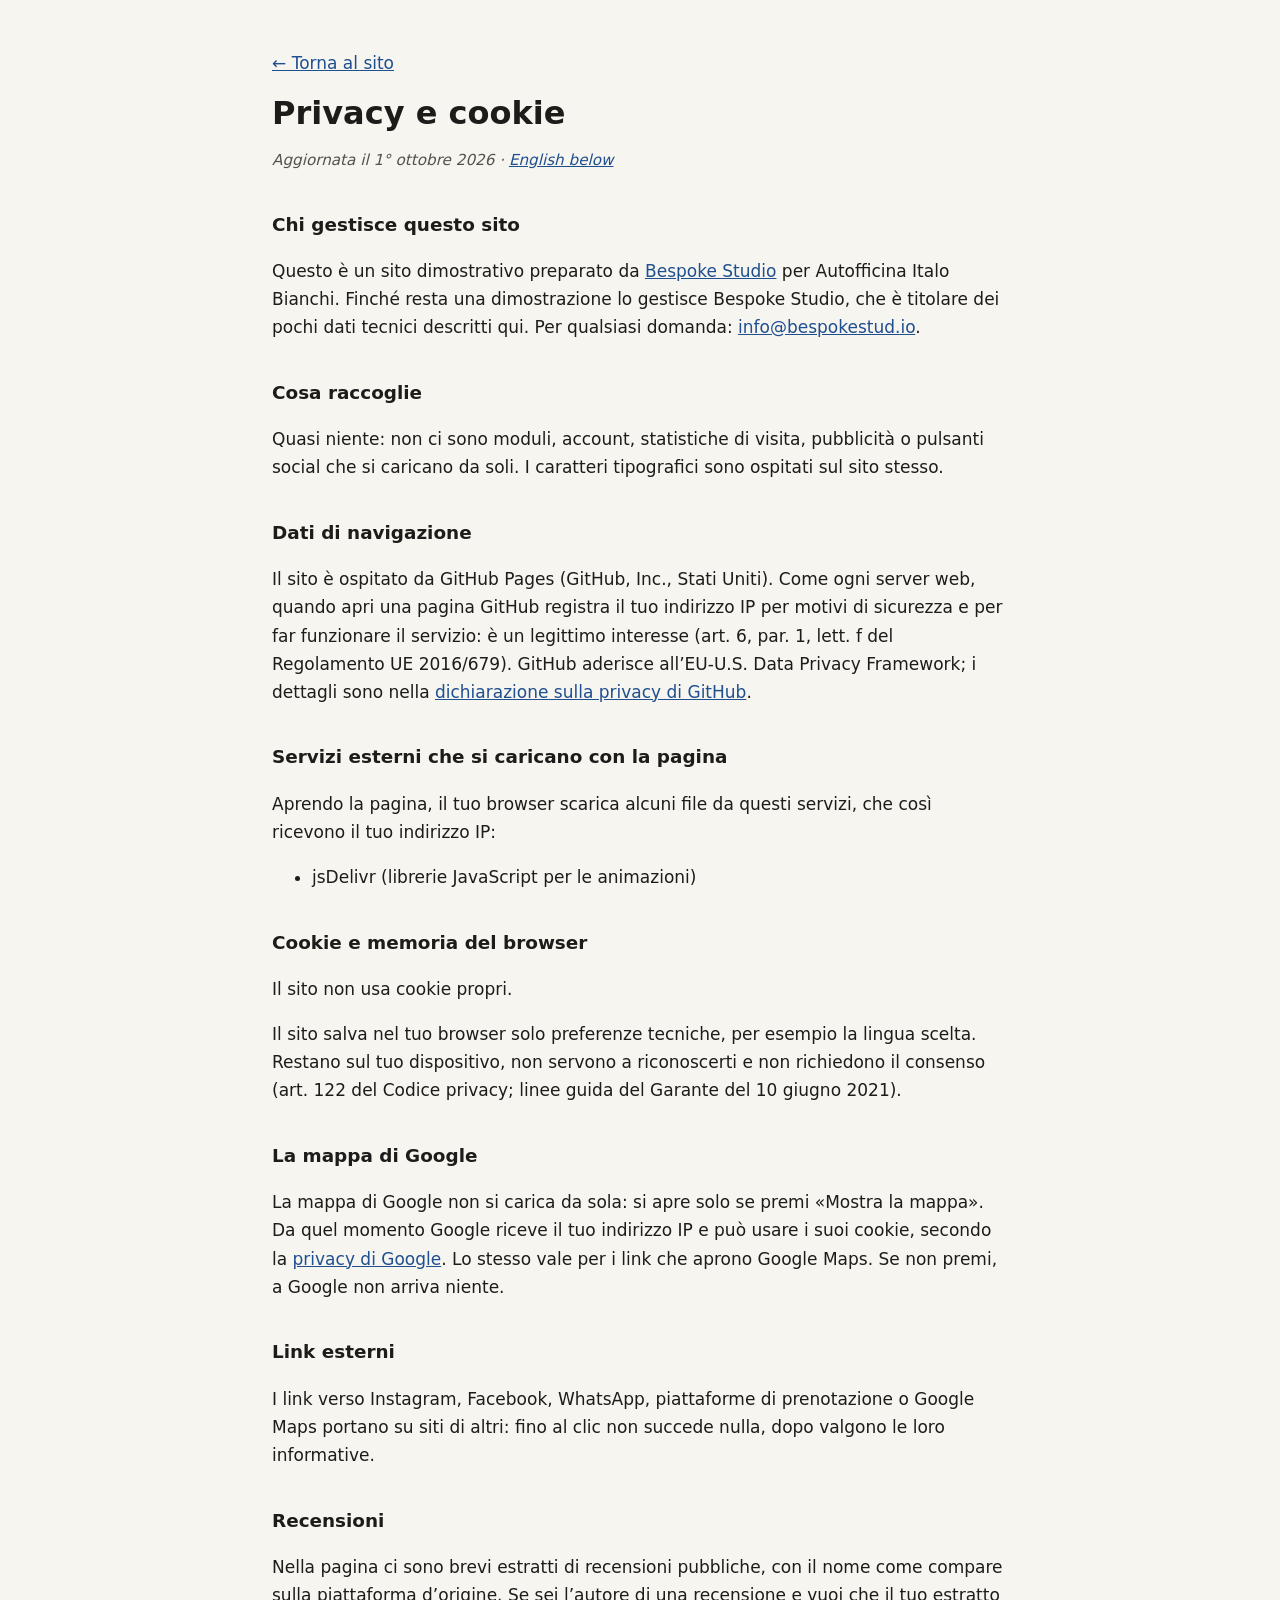
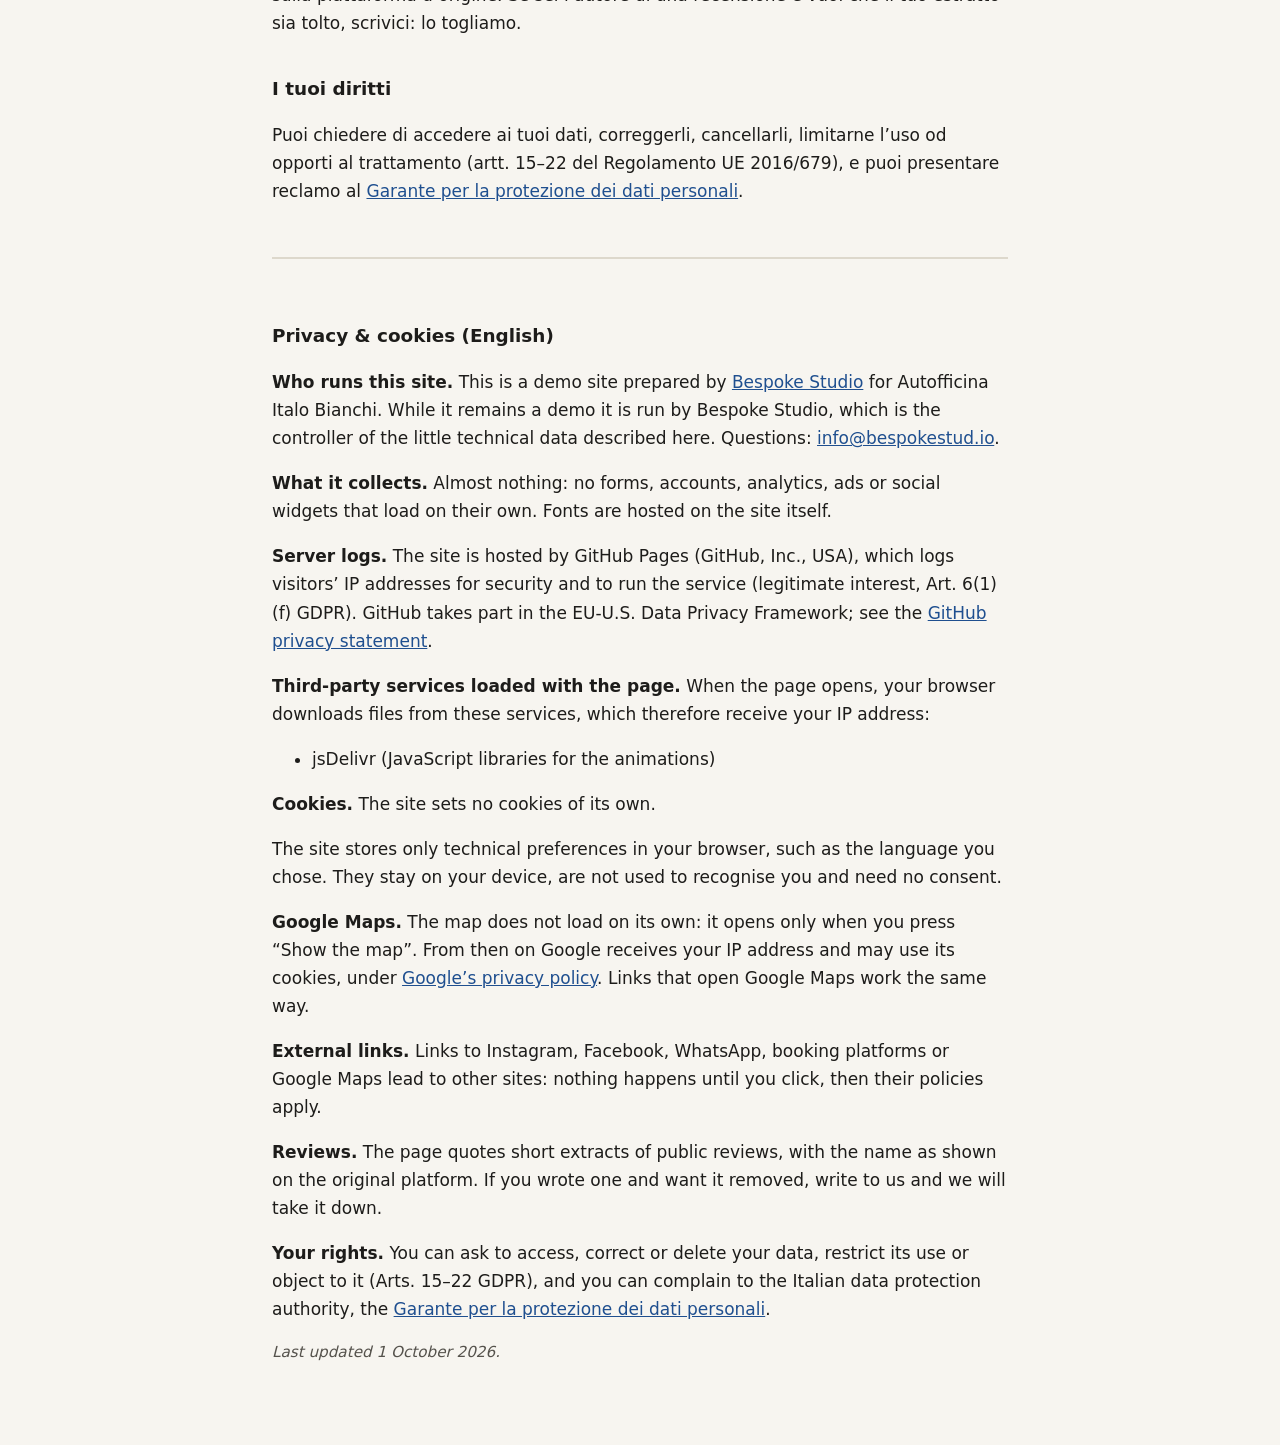
<file: privacy.html>
<!DOCTYPE html>
<html lang="it">
<head>
  <meta charset="UTF-8">
  <meta name="viewport" content="width=device-width, initial-scale=1.0">
  <meta name="robots" content="noindex">
  <title>Privacy e cookie · Autofficina Italo Bianchi</title>
  <meta name="description" content="Informativa privacy e cookie del sito Autofficina Italo Bianchi.">
  <style>
    body { margin: 0; background: #f7f5f0; color: #1d1c1a; font: 17px/1.65 system-ui, -apple-system, "Segoe UI", Roboto, sans-serif; }
    main { max-width: 46rem; margin: 0 auto; padding: 32px 20px 64px; }
    h1 { font-size: 2rem; line-height: 1.2; margin: 0.4em 0 0.2em; }
    h2 { font-size: 1.15rem; margin: 2em 0 0.4em; }
    a { color: #1f4f8f; }
    .data { color: #55524c; font-style: italic; font-size: 0.95rem; }
    .en { margin-top: 3em; padding-top: 1.5em; border-top: 2px solid #ddd8cc; }
    code { font-size: 0.9em; background: #ebe7dc; padding: 0 4px; border-radius: 3px; }
  </style>
</head>
<body>
<main>
  <p><a href="index.html">← Torna al sito</a></p>
  <h1>Privacy e cookie</h1>
  <p class="data">Aggiornata il 1° ottobre 2026 · <a href="#english" lang="en">English below</a></p>
  <h2>Chi gestisce questo sito</h2>
  <p>Questo è un sito dimostrativo preparato da <a href="https://bespokestud.io" rel="noopener">Bespoke Studio</a> per Autofficina Italo Bianchi. Finché resta una dimostrazione lo gestisce Bespoke Studio, che è titolare dei pochi dati tecnici descritti qui. Per qualsiasi domanda: <a href="mailto:info@bespokestud.io">info@bespokestud.io</a>.</p>
  <h2>Cosa raccoglie</h2>
  <p>Quasi niente: non ci sono moduli, account, statistiche di visita, pubblicità o pulsanti social che si caricano da soli. I caratteri tipografici sono ospitati sul sito stesso.</p>
  <h2>Dati di navigazione</h2>
  <p>Il sito è ospitato da GitHub Pages (GitHub, Inc., Stati Uniti). Come ogni server web, quando apri una pagina GitHub registra il tuo indirizzo IP per motivi di sicurezza e per far funzionare il servizio: è un legittimo interesse (art. 6, par. 1, lett. f del Regolamento UE 2016/679). GitHub aderisce all’EU-U.S. Data Privacy Framework; i dettagli sono nella <a href="https://docs.github.com/site-policy/privacy-policies/github-general-privacy-statement" rel="noopener">dichiarazione sulla privacy di GitHub</a>.</p>
  <h2>Servizi esterni che si caricano con la pagina</h2>
  <p>Aprendo la pagina, il tuo browser scarica alcuni file da questi servizi, che così ricevono il tuo indirizzo IP:</p>
  <ul><li>jsDelivr (librerie JavaScript per le animazioni)</li></ul>
  <h2>Cookie e memoria del browser</h2>
  <p>Il sito non usa cookie propri.</p>
  <p>Il sito salva nel tuo browser solo preferenze tecniche, per esempio la lingua scelta. Restano sul tuo dispositivo, non servono a riconoscerti e non richiedono il consenso (art. 122 del Codice privacy; linee guida del Garante del 10 giugno 2021).</p>
  <h2>La mappa di Google</h2>
  <p>La mappa di Google non si carica da sola: si apre solo se premi «Mostra la mappa». Da quel momento Google riceve il tuo indirizzo IP e può usare i suoi cookie, secondo la <a href="https://policies.google.com/privacy?hl=it" rel="noopener">privacy di Google</a>. Lo stesso vale per i link che aprono Google Maps. Se non premi, a Google non arriva niente.</p>
  <h2>Link esterni</h2>
  <p>I link verso Instagram, Facebook, WhatsApp, piattaforme di prenotazione o Google Maps portano su siti di altri: fino al clic non succede nulla, dopo valgono le loro informative.</p>
  <h2>Recensioni</h2>
  <p>Nella pagina ci sono brevi estratti di recensioni pubbliche, con il nome come compare sulla piattaforma d’origine. Se sei l’autore di una recensione e vuoi che il tuo estratto sia tolto, scrivici: lo togliamo.</p>
  <h2>I tuoi diritti</h2>
  <p>Puoi chiedere di accedere ai tuoi dati, correggerli, cancellarli, limitarne l’uso od opporti al trattamento (artt. 15–22 del Regolamento UE 2016/679), e puoi presentare reclamo al <a href="https://www.garanteprivacy.it" rel="noopener">Garante per la protezione dei dati personali</a>.</p>
  <div class="en" id="english" lang="en">
    <h2>Privacy &amp; cookies (English)</h2>
    <p><strong>Who runs this site.</strong> This is a demo site prepared by <a href="https://bespokestud.io" rel="noopener">Bespoke Studio</a> for Autofficina Italo Bianchi. While it remains a demo it is run by Bespoke Studio, which is the controller of the little technical data described here. Questions: <a href="mailto:info@bespokestud.io">info@bespokestud.io</a>.</p>
    <p><strong>What it collects.</strong> Almost nothing: no forms, accounts, analytics, ads or social widgets that load on their own. Fonts are hosted on the site itself.</p>
    <p><strong>Server logs.</strong> The site is hosted by GitHub Pages (GitHub, Inc., USA), which logs visitors’ IP addresses for security and to run the service (legitimate interest, Art. 6(1)(f) GDPR). GitHub takes part in the EU-U.S. Data Privacy Framework; see the <a href="https://docs.github.com/site-policy/privacy-policies/github-general-privacy-statement" rel="noopener">GitHub privacy statement</a>.</p>
    <p><strong>Third-party services loaded with the page.</strong> When the page opens, your browser downloads files from these services, which therefore receive your IP address:</p><ul><li>jsDelivr (JavaScript libraries for the animations)</li></ul>
    <p><strong>Cookies.</strong> The site sets no cookies of its own.</p>
    <p>The site stores only technical preferences in your browser, such as the language you chose. They stay on your device, are not used to recognise you and need no consent.</p>
    <p><strong>Google Maps.</strong> The map does not load on its own: it opens only when you press “Show the map”. From then on Google receives your IP address and may use its cookies, under <a href="https://policies.google.com/privacy?hl=en" rel="noopener">Google’s privacy policy</a>. Links that open Google Maps work the same way.</p>
    <p><strong>External links.</strong> Links to Instagram, Facebook, WhatsApp, booking platforms or Google Maps lead to other sites: nothing happens until you click, then their policies apply.</p>
    <p><strong>Reviews.</strong> The page quotes short extracts of public reviews, with the name as shown on the original platform. If you wrote one and want it removed, write to us and we will take it down.</p>
    <p><strong>Your rights.</strong> You can ask to access, correct or delete your data, restrict its use or object to it (Arts. 15–22 GDPR), and you can complain to the Italian data protection authority, the <a href="https://www.garanteprivacy.it" rel="noopener">Garante per la protezione dei dati personali</a>.</p>
    <p class="data">Last updated 1 October 2026.</p>
  </div>
</main>
</body>
</html>
</file>
